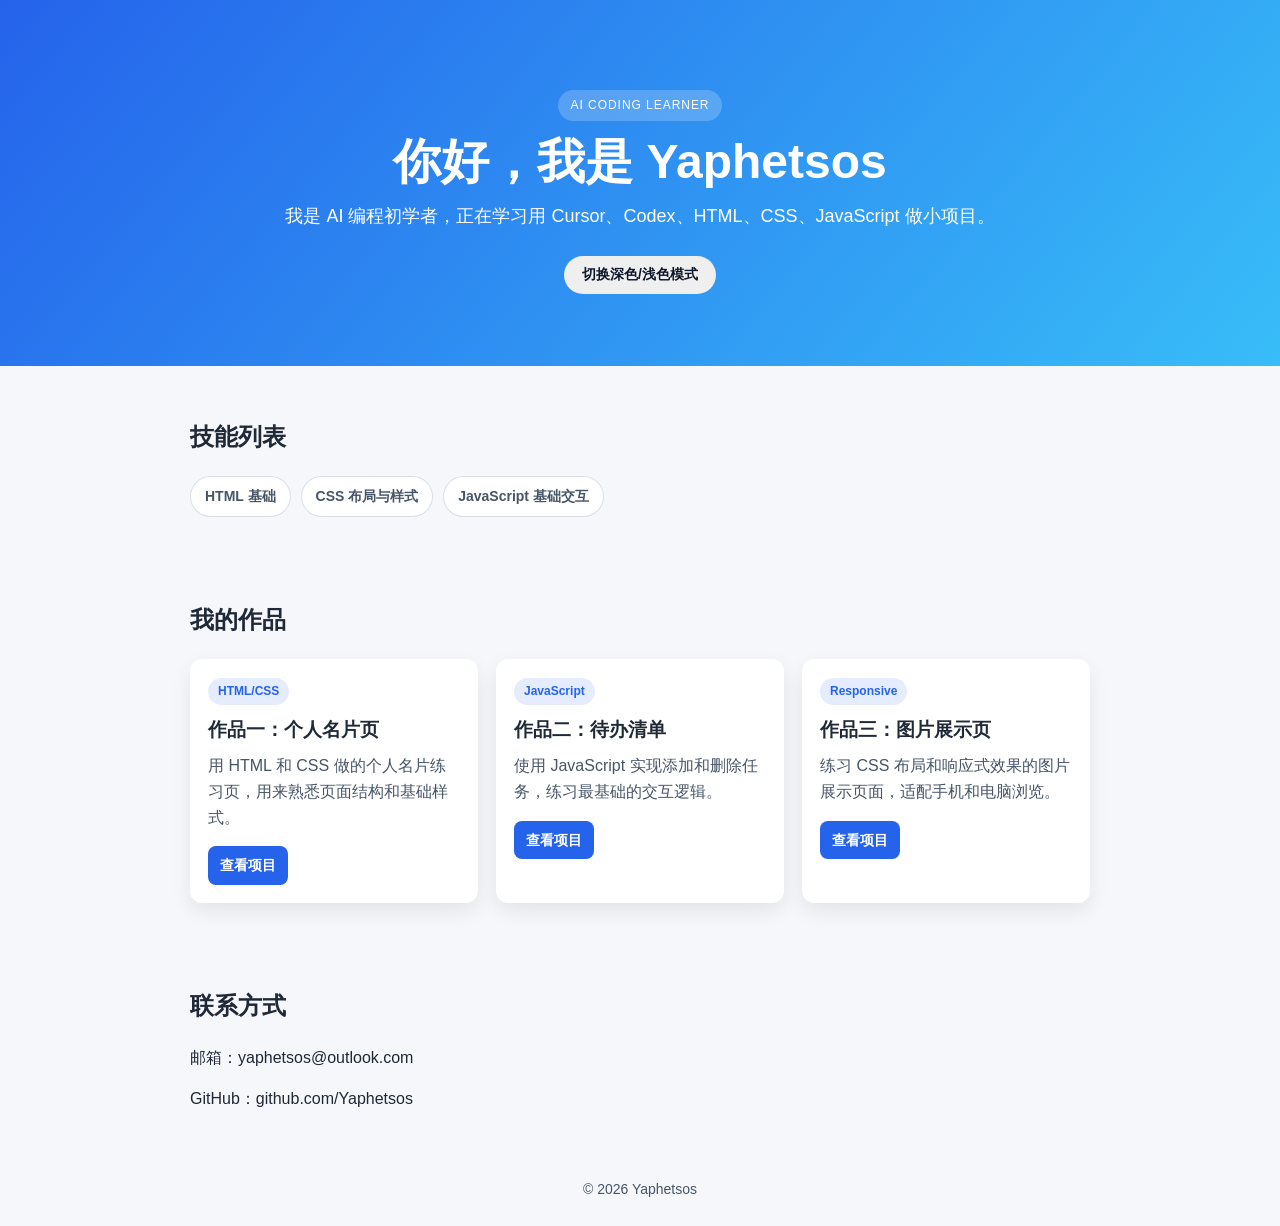
<file: index.html>
<!DOCTYPE html>
<html lang="zh-CN">
<head>
  <meta charset="UTF-8">
  <meta name="viewport" content="width=device-width, initial-scale=1.0">
  <title>我的个人作品集</title>
  <link rel="stylesheet" href="style.css">
</head>
<body>
  <header class="intro">
    <div class="container">
      <p class="intro-badge">AI Coding Learner</p>
      <h1 class="intro-title">你好，我是 Yaphetsos</h1>
      <p class="intro-text">我是 AI 编程初学者，正在学习用 Cursor、Codex、HTML、CSS、JavaScript 做小项目。</p>
      <button id="theme-toggle" type="button">切换深色/浅色模式</button>
    </div>
  </header>

  <main class="container">
    <section class="section">
      <h2>技能列表</h2>
      <ul class="skills">
        <li>HTML 基础</li>
        <li>CSS 布局与样式</li>
        <li>JavaScript 基础交互</li>
      </ul>
    </section>

    <section class="section">
      <h2>我的作品</h2>
      <div class="projects">
        <article class="project-card">
          <span class="project-tag">HTML/CSS</span>
          <h3>作品一：个人名片页</h3>
          <p>用 HTML 和 CSS 做的个人名片练习页，用来熟悉页面结构和基础样式。</p>
          <a class="project-link" href="#">查看项目</a>
        </article>
        <article class="project-card">
          <span class="project-tag">JavaScript</span>
          <h3>作品二：待办清单</h3>
          <p>使用 JavaScript 实现添加和删除任务，练习最基础的交互逻辑。</p>
          <a class="project-link" href="./todo-list/index.html">查看项目</a>
        </article>
        <article class="project-card">
          <span class="project-tag">Responsive</span>
          <h3>作品三：图片展示页</h3>
          <p>练习 CSS 布局和响应式效果的图片展示页面，适配手机和电脑浏览。</p>
          <a class="project-link" href="#">查看项目</a>
        </article>
      </div>
    </section>

    <section class="section">
      <h2>联系方式</h2>
      <p>邮箱：yaphetsos@outlook.com</p>
      <p>GitHub：github.com/Yaphetsos</p>
    </section>
  </main>

  <footer class="site-footer">
    <div class="container">
      <p>© 2026 Yaphetsos</p>
    </div>
  </footer>

  <script src="script.js"></script>
</body>
</html>
</file>
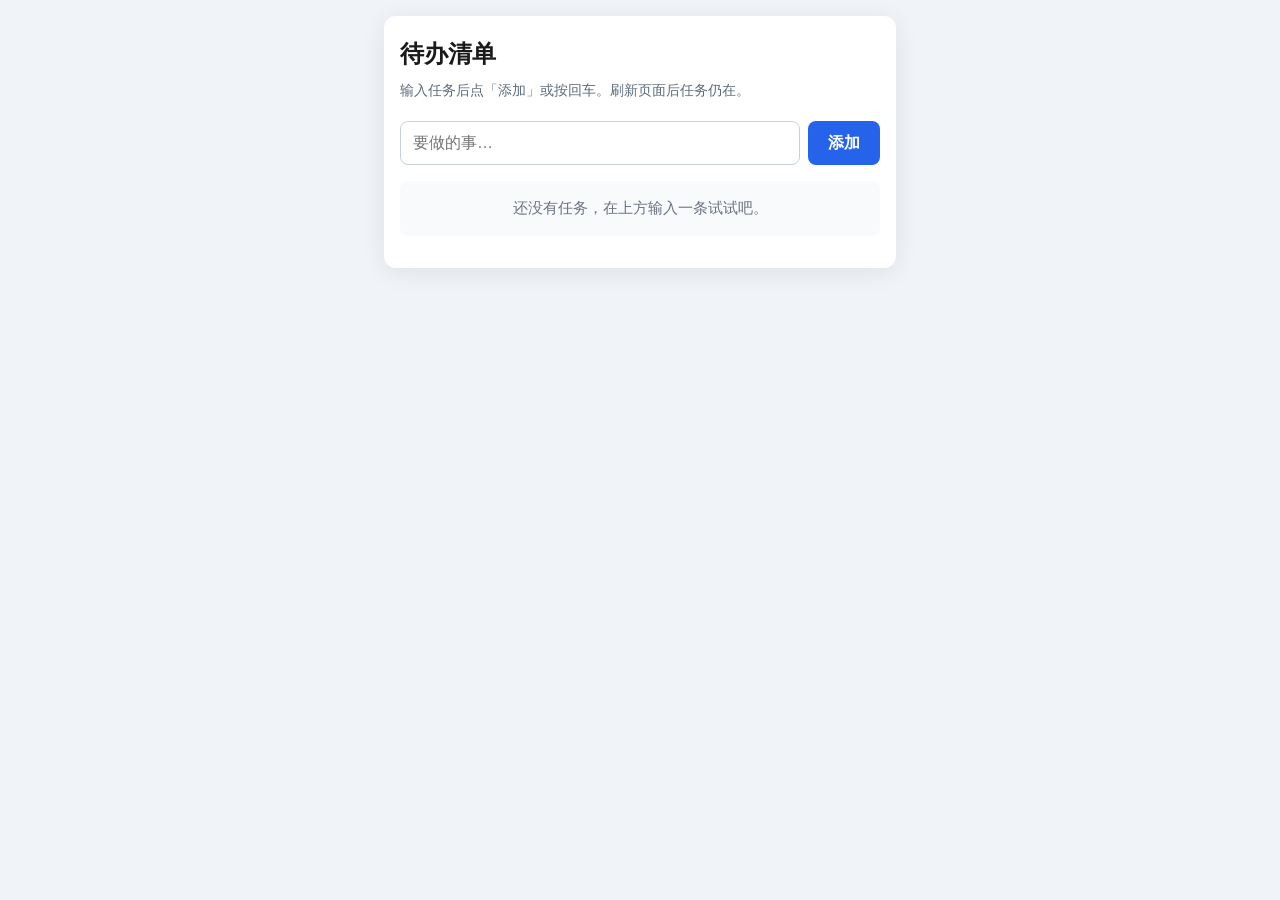
<file: todo-list/index.html>
<!DOCTYPE html>
<html lang="zh-CN">
<head>
  <meta charset="UTF-8">
  <meta name="viewport" content="width=device-width, initial-scale=1.0">
  <title>待办清单</title>
  <link rel="stylesheet" href="style.css">
</head>
<body>
  <main class="app">
    <h1>待办清单</h1>
    <p class="hint">输入任务后点「添加」或按回车。刷新页面后任务仍在。</p>

    <form class="add-form" id="add-form">
      <input
        type="text"
        id="task-input"
        placeholder="要做的事…"
        autocomplete="off"
        maxlength="200"
        aria-label="任务内容"
      >
      <button type="submit" id="add-btn">添加</button>
    </form>

    <p class="error" id="error-msg" hidden>请输入任务内容。</p>

    <ul class="task-list" id="task-list"></ul>
  </main>

  <script src="script.js"></script>
</body>
</html>
</file>
<file: style.css>
:root {
  --bg-color: #f5f7fb;
  --text-color: #1f2937;
  --card-color: #ffffff;
  --accent-color: #2563eb;
  --muted-color: #475569;
}

body.dark {
  --bg-color: #0f172a;
  --text-color: #e2e8f0;
  --card-color: #1e293b;
  --accent-color: #60a5fa;
  --muted-color: #94a3b8;
}

* {
  box-sizing: border-box;
}

body {
  margin: 0;
  font-family: Arial, sans-serif;
  background-color: var(--bg-color);
  color: var(--text-color);
  line-height: 1.6;
  transition: background-color 0.3s ease, color 0.3s ease;
}

.container {
  width: min(900px, 92%);
  margin: 0 auto;
}

.intro {
  padding: 90px 0 72px;
  background: linear-gradient(130deg, var(--accent-color), #38bdf8);
  color: #ffffff;
  text-align: center;
}

.intro-badge {
  display: inline-block;
  margin: 0 0 12px;
  padding: 6px 12px;
  border-radius: 999px;
  background-color: rgba(255, 255, 255, 0.2);
  font-size: 12px;
  letter-spacing: 0.08em;
  text-transform: uppercase;
}

.intro-title {
  margin: 0 0 10px;
  font-size: clamp(30px, 5vw, 48px);
  line-height: 1.2;
}

.intro-text {
  max-width: 720px;
  margin: 0 auto;
  font-size: 18px;
  line-height: 1.75;
  text-wrap: pretty;
}

#theme-toggle {
  margin-top: 24px;
  padding: 10px 18px;
  border: none;
  border-radius: 999px;
  cursor: pointer;
  font-size: 14px;
  font-weight: 700;
  color: #0f172a;
  transition: transform 0.2s ease;
}

#theme-toggle:hover {
  transform: translateY(-2px);
}

.section {
  padding: 32px 0;
}

.skills {
  list-style: none;
  padding: 0;
  margin: 0;
  display: flex;
  flex-wrap: wrap;
  gap: 10px;
}

.skills li {
  padding: 8px 14px;
  border-radius: 999px;
  background-color: var(--card-color);
  color: var(--muted-color);
  border: 1px solid rgba(148, 163, 184, 0.35);
  font-size: 14px;
  font-weight: 600;
}

.projects {
  display: grid;
  grid-template-columns: repeat(auto-fit, minmax(240px, 1fr));
  gap: 18px;
}

.project-card {
  background-color: var(--card-color);
  border-radius: 12px;
  padding: 18px;
  box-shadow: 0 8px 20px rgba(0, 0, 0, 0.08);
  transition: transform 0.22s ease, box-shadow 0.22s ease;
}

.project-card:hover {
  transform: translateY(-6px);
  box-shadow: 0 16px 28px rgba(0, 0, 0, 0.14);
}

.project-card h3 {
  margin-top: 0;
  margin-bottom: 10px;
  line-height: 1.4;
}

.project-card p {
  margin-top: 0;
  margin-bottom: 16px;
  color: var(--muted-color);
}

.project-tag {
  display: inline-block;
  margin-bottom: 12px;
  padding: 4px 10px;
  border-radius: 999px;
  background-color: rgba(37, 99, 235, 0.12);
  color: var(--accent-color);
  font-size: 12px;
  font-weight: 700;
}

body.dark .project-tag {
  background-color: rgba(96, 165, 250, 0.2);
}

.project-link {
  display: inline-block;
  padding: 8px 12px;
  border-radius: 8px;
  background-color: var(--accent-color);
  color: #ffffff;
  text-decoration: none;
  font-size: 14px;
  font-weight: 700;
  transition: opacity 0.2s ease;
}

.project-link:hover {
  opacity: 0.9;
}

.site-footer {
  padding: 18px 0 26px;
  text-align: center;
  color: var(--muted-color);
  font-size: 14px;
}

.site-footer p {
  margin: 0;
}

@media (max-width: 640px) {
  .intro {
    padding: 64px 0 52px;
  }

  .intro-text {
    font-size: 16px;
    max-width: 32ch;
    line-height: 1.7;
  }

  .section {
    padding: 24px 0;
  }

  .projects {
    grid-template-columns: 1fr;
  }

  #theme-toggle {
    width: 100%;
    max-width: 260px;
  }
}
</file>
<file: todo-list/style.css>
/* 全局：盒模型与基础字体 */
*,
*::before,
*::after {
  box-sizing: border-box;
}

body {
  margin: 0;
  font-family: system-ui, -apple-system, "Segoe UI", Roboto, "Helvetica Neue", Arial, sans-serif;
  font-size: 16px;
  line-height: 1.5;
  color: #1a1a1a;
  background: #f0f4f8;
  min-height: 100vh;
  padding: 1rem;
}

/* 主区域：居中、最大宽度，大屏不拉得太宽 */
.app {
  max-width: 32rem;
  margin: 0 auto;
  padding: 1.25rem 1rem 2rem;
  background: #fff;
  border-radius: 12px;
  box-shadow: 0 4px 24px rgba(0, 0, 0, 0.08);
}

h1 {
  margin: 0 0 0.5rem;
  font-size: 1.5rem;
  font-weight: 700;
}

.hint {
  margin: 0 0 1.25rem;
  font-size: 0.875rem;
  color: #5c6b7a;
}

/* 表单：小屏纵向堆叠，宽屏横向一行 */
.add-form {
  display: flex;
  flex-wrap: wrap;
  gap: 0.5rem;
  margin-bottom: 0.75rem;
}

.add-form input {
  flex: 1 1 12rem;
  min-width: 0;
  padding: 0.65rem 0.75rem;
  border: 1px solid #c5d0d8;
  border-radius: 8px;
  font-size: 1rem;
}

.add-form input:focus {
  outline: 2px solid #2563eb;
  outline-offset: 2px;
  border-color: #2563eb;
}

.add-form button {
  flex: 0 0 auto;
  padding: 0.65rem 1.25rem;
  font-size: 1rem;
  font-weight: 600;
  color: #fff;
  background: #2563eb;
  border: none;
  border-radius: 8px;
  cursor: pointer;
  min-height: 44px;
}

.add-form button:hover {
  background: #1d4ed8;
}

.add-form button:active {
  background: #1e40af;
}

.error {
  margin: 0 0 0.75rem;
  font-size: 0.875rem;
  color: #b91c1c;
}

.error[hidden] {
  display: none;
}

/* 列表 */
.task-list {
  list-style: none;
  margin: 0;
  padding: 0;
}

.task-item {
  display: flex;
  align-items: center;
  gap: 0.75rem;
  padding: 0.75rem 0;
  border-bottom: 1px solid #e8eef3;
}

.task-item:last-child {
  border-bottom: none;
}

.task-item input[type="checkbox"] {
  width: 1.15rem;
  height: 1.15rem;
  flex-shrink: 0;
  cursor: pointer;
}

.task-text {
  flex: 1;
  min-width: 0;
  word-break: break-word;
}

.task-item.completed .task-text {
  text-decoration: line-through;
  color: #6b7280;
}

.task-delete {
  flex-shrink: 0;
  padding: 0.4rem 0.65rem;
  font-size: 0.875rem;
  color: #b91c1c;
  background: #fef2f2;
  border: 1px solid #fecaca;
  border-radius: 6px;
  cursor: pointer;
  min-height: 40px;
}

.task-delete:hover {
  background: #fee2e2;
}

.empty-tip {
  margin: 1rem 0 0;
  padding: 1rem;
  text-align: center;
  color: #6b7280;
  font-size: 0.9375rem;
  background: #f8fafc;
  border-radius: 8px;
}
</file>
